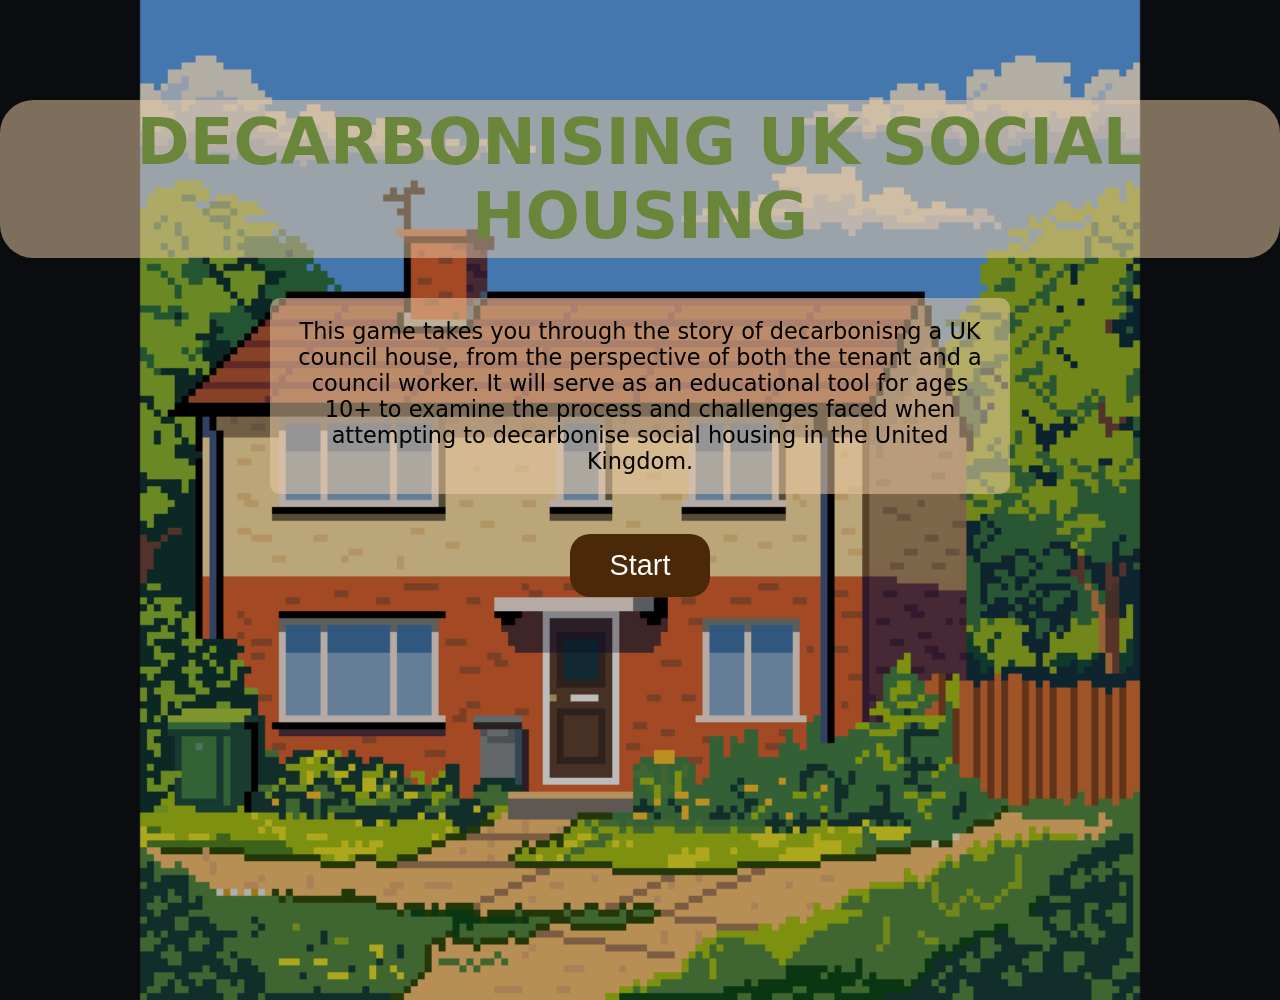
<file: index.html>
<!doctype html>
<html>

<head>
  <meta charset="utf-8" />
  <meta name="viewport" content="width=device-width,initial-scale=1" />
  <title>UK Social Housing Decarbonistion Story Game</title>
  <link rel="stylesheet" href="style.css" />
</head>

<body>
<!-- Start Screen -->
<div id="startScreen">

    <h1 id="gameName">DECARBONISING UK SOCIAL HOUSING</h1>

    <p class="gameDescription">
        This game takes you through the story of decarbonisng a UK council house, from the perspective of both the tenant and a council worker. 
        It will serve as an educational tool for ages 10+ to examine the process and challenges 
        faced when attempting to decarbonise social housing in the United Kingdom.
    </p>
    <div class="buttonContainer">
    <button class="startButton" onclick="StartGame()">Start</button>
    </div>

</div>


<!-- Game Scenes Screen -->
<div id="game" style="display:none;">

    <div id="scenery">
      <div id="councilBudget">Council Budget: £100000</div>
      <div id="houseBudget">Household Budget: £1000</div>
       <div id="clickable"></div>
    </div>
        <div id="ui">

        <div id="dialogueBox">
          <span id= "speaker"></span>
          <p id="dialogue"></p>
        </div>

        <button class="nextButton" onclick="ChangeDialogue()">Next</button>

        <div id="choices"></div>

    </div>

</div>
<div id="popupBG"class="popup">
  <div class="popupBox">
    <h3 id="popupTitle"></h3>
    <p id="popupContent"></p>
    <button onclick="ClosePopup()">Continue</button>
  </div>
</div>

<script src="app.js"></script>

</body>

</html>
</file>
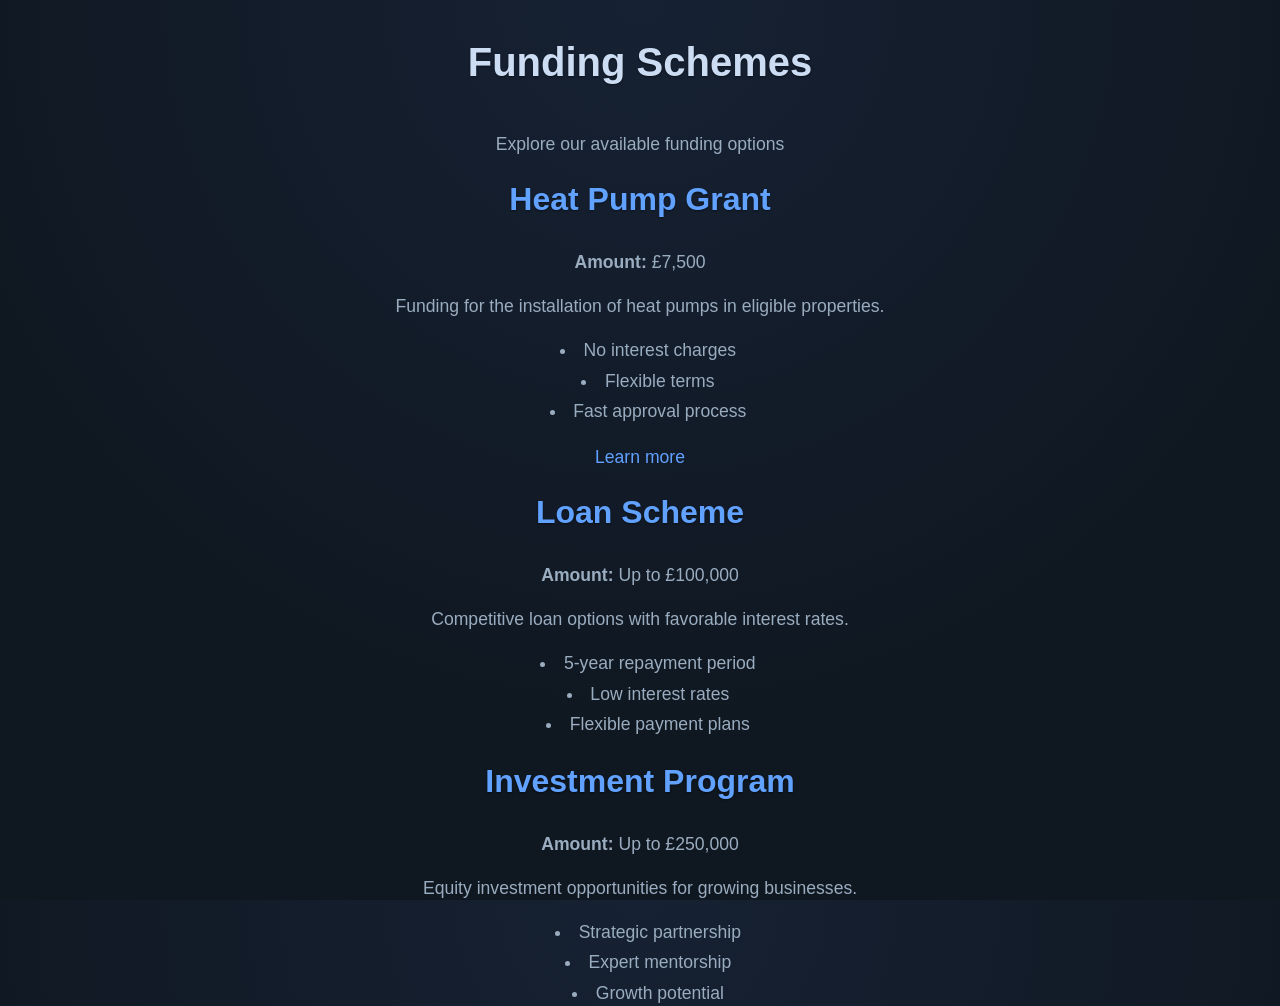
<file: funding_schemes.html>
<!DOCTYPE html>
<html lang="en">
<head>
    <meta charset="UTF-8">
    <meta name="viewport" content="width=device-width, initial-scale=1.0">
    <link rel="stylesheet" href="info_websites.css">
    <title>Funding Schemes</title>
    
</head>
<body>
    <header>
        <h1>Funding Schemes</h1>
        <p>Explore our available funding options</p>
    </header>

    <main>
        <section class="funding-schemes">
            <article class="scheme">
                <h2>Heat Pump Grant</h2>
                <p><strong>Amount:</strong> £7,500</p>
                <p>Funding for the installation of heat pumps in eligible properties.</p>
                <ul>
                    <li>No interest charges</li>
                    <li>Flexible terms</li>
                    <li>Fast approval process</li>
                </ul>
                <p><a href="https://www.find-government-grants.service.gov.uk/grants/boiler-upgrade-scheme-1" target="_blank">Learn more</a></p>
            </article>

            <article class="scheme">
                <h2>Loan Scheme</h2>
                <p><strong>Amount:</strong> Up to £100,000</p>
                <p>Competitive loan options with favorable interest rates.</p>
                <ul>
                    <li>5-year repayment period</li>
                    <li>Low interest rates</li>
                    <li>Flexible payment plans</li>
                </ul>
            </article>

            <article class="scheme">
                <h2>Investment Program</h2>
                <p><strong>Amount:</strong> Up to £250,000</p>
                <p>Equity investment opportunities for growing businesses.</p>
                <ul>
                    <li>Strategic partnership</li>
                    <li>Expert mentorship</li>
                    <li>Growth potential</li>
                </ul>
            </article>
        </section>
    </main>
</body>
</html>
</file>
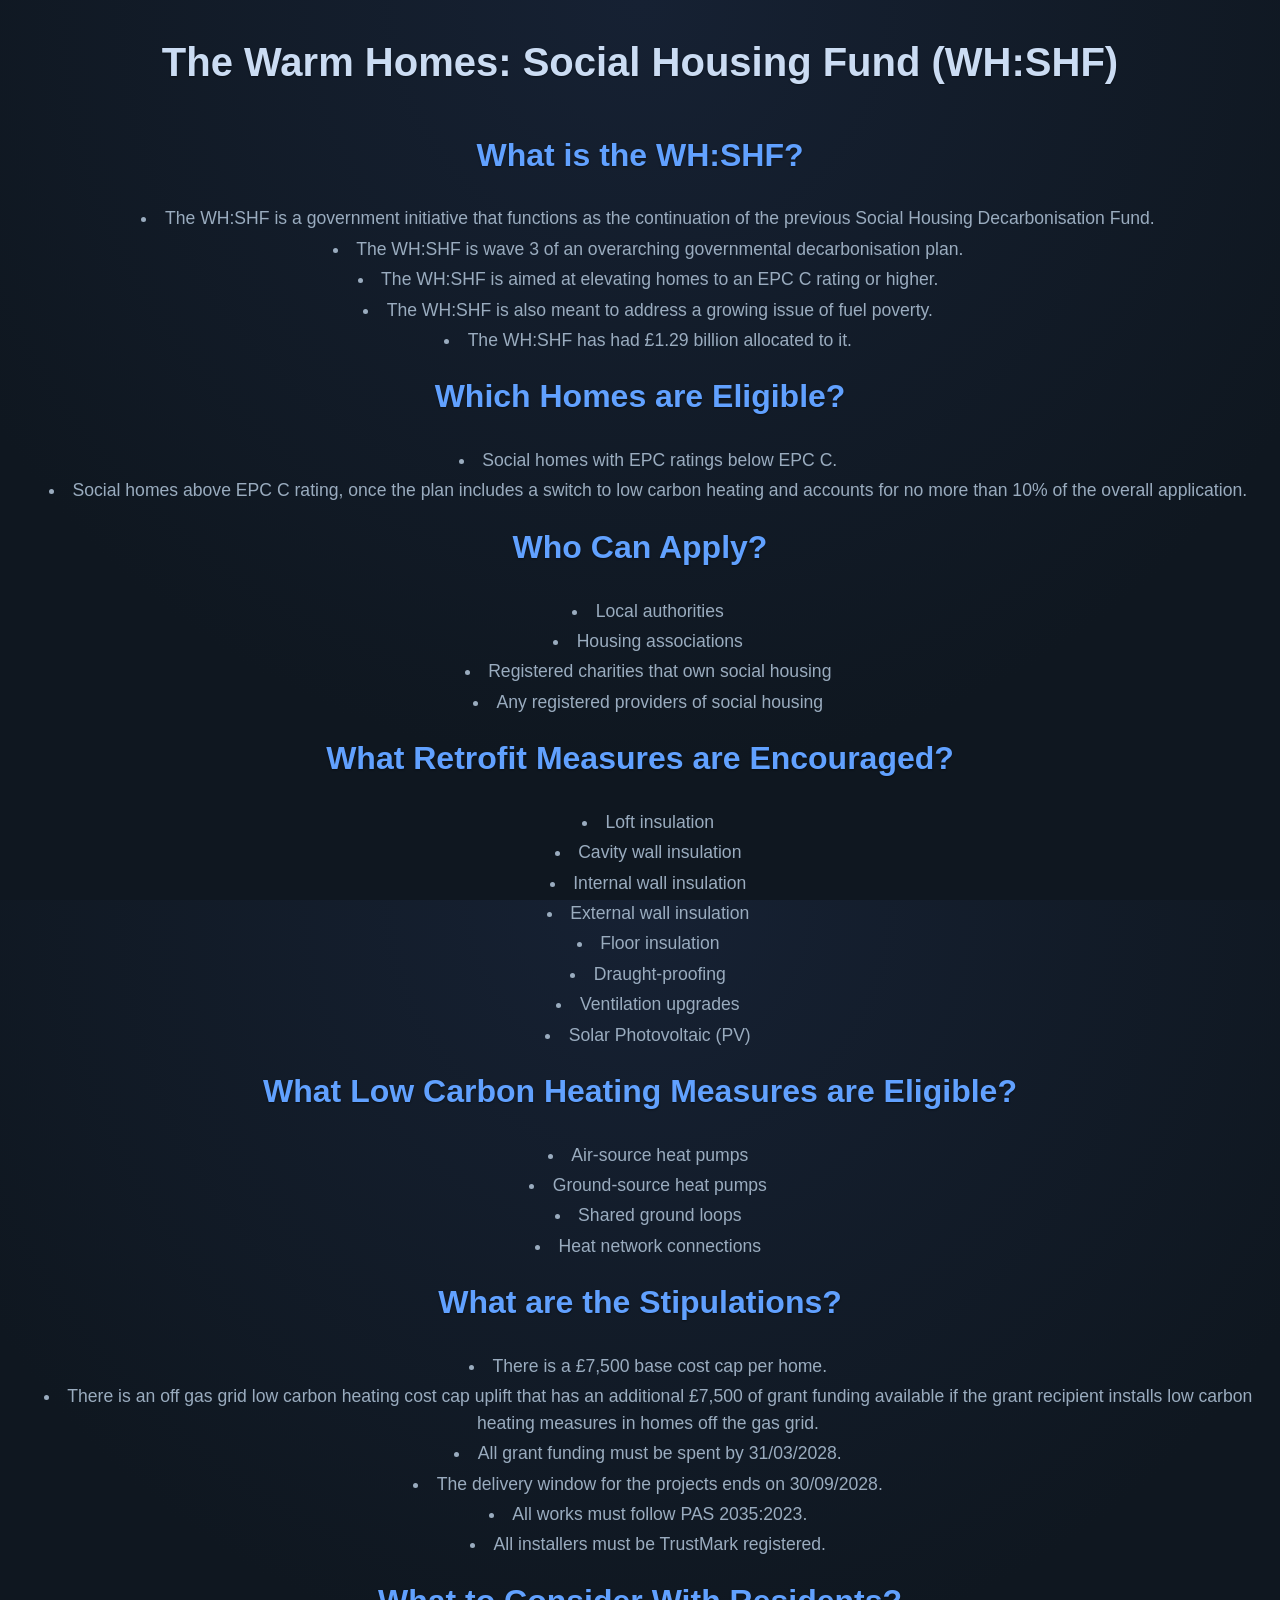
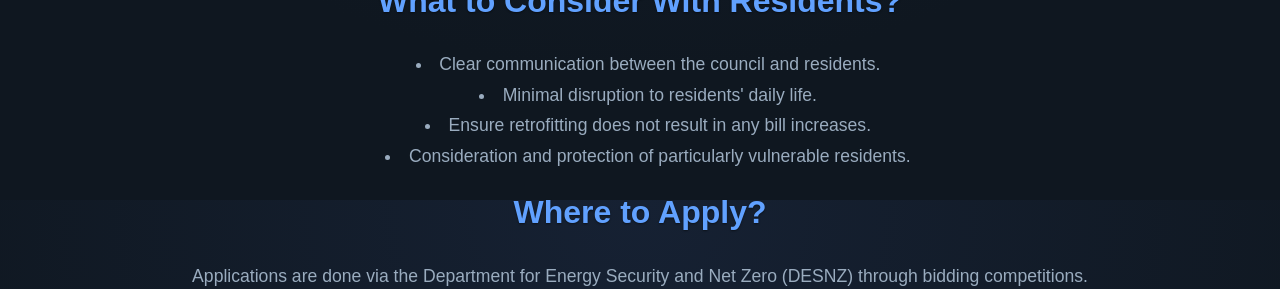
<file: gov_policy.html>
<!DOCTYPE html>
<html lang="en">

<head>
    <meta charset="UTF-8">
    <meta name="viewport" content="width=device-width, initial-scale=1.0">
    <link rel="stylesheet" href="info_websites.css" />
    <title>The Warm Homes: Social Housing Fund (WH:SHF)</title>
</head>

<body>

    <h1>The Warm Homes: Social Housing Fund (WH:SHF)</h1>

    <h2>What is the WH:SHF?</h2>
    <ul>
        <li>The WH:SHF is a government initiative that functions as the continuation of the previous Social Housing
            Decarbonisation Fund.</li>
        <li>The WH:SHF is wave 3 of an overarching governmental decarbonisation plan.</li>
        <li>The WH:SHF is aimed at elevating homes to an EPC C rating or higher.</li>
        <li>The WH:SHF is also meant to address a growing issue of fuel poverty.</li>
        <li>The WH:SHF has had £1.29 billion allocated to it.</li>
    </ul>

    <h2>Which Homes are Eligible?</h2>
    <ul>
        <li>Social homes with EPC ratings below EPC C.</li>
        <li>Social homes above EPC C rating, once the plan includes a switch to low carbon heating and accounts for no
            more than 10% of the overall application.</li>
    </ul>

    <h2>Who Can Apply?</h2>
    <ul>
        <li>Local authorities</li>
        <li>Housing associations</li>
        <li>Registered charities that own social housing</li>
        <li>Any registered providers of social housing</li>
    </ul>

    <h2>What Retrofit Measures are Encouraged?</h2>
    <ul>
        <li>Loft insulation</li>
        <li>Cavity wall insulation</li>
        <li>Internal wall insulation</li>
        <li>External wall insulation</li>
        <li>Floor insulation</li>
        <li>Draught-proofing</li>
        <li>Ventilation upgrades</li>
        <li>Solar Photovoltaic (PV)</li>
    </ul>

    <h2>What Low Carbon Heating Measures are Eligible?</h2>
    <ul>
        <li>Air-source heat pumps</li>
        <li>Ground-source heat pumps</li>
        <li>Shared ground loops</li>
        <li>Heat network connections</li>
    </ul>

    <h2>What are the Stipulations?</h2>
    <ul>
        <li>There is a £7,500 base cost cap per home.</li>
        <li>There is an off gas grid low carbon heating cost cap uplift that has an additional £7,500 of grant funding
            available if the grant recipient installs low carbon heating measures in homes off the gas grid.</li>
        <li>All grant funding must be spent by 31/03/2028.</li>
        <li>The delivery window for the projects ends on 30/09/2028.</li>
        <li>All works must follow PAS 2035:2023.</li>
        <li>All installers must be TrustMark registered.</li>
    </ul>

    <h2>What to Consider With Residents?</h2>
    <ul>
        <li>Clear communication between the council and residents.</li>
        <li>Minimal disruption to residents' daily life.</li>
        <li>Ensure retrofitting does not result in any bill increases.</li>
        <li>Consideration and protection of particularly vulnerable residents.</li>
    </ul>

    <h2>Where to Apply?</h2>
    <p>Applications are done via the Department for Energy Security and Net Zero (DESNZ) through bidding competitions. </p>

</body>

</html>
</file>
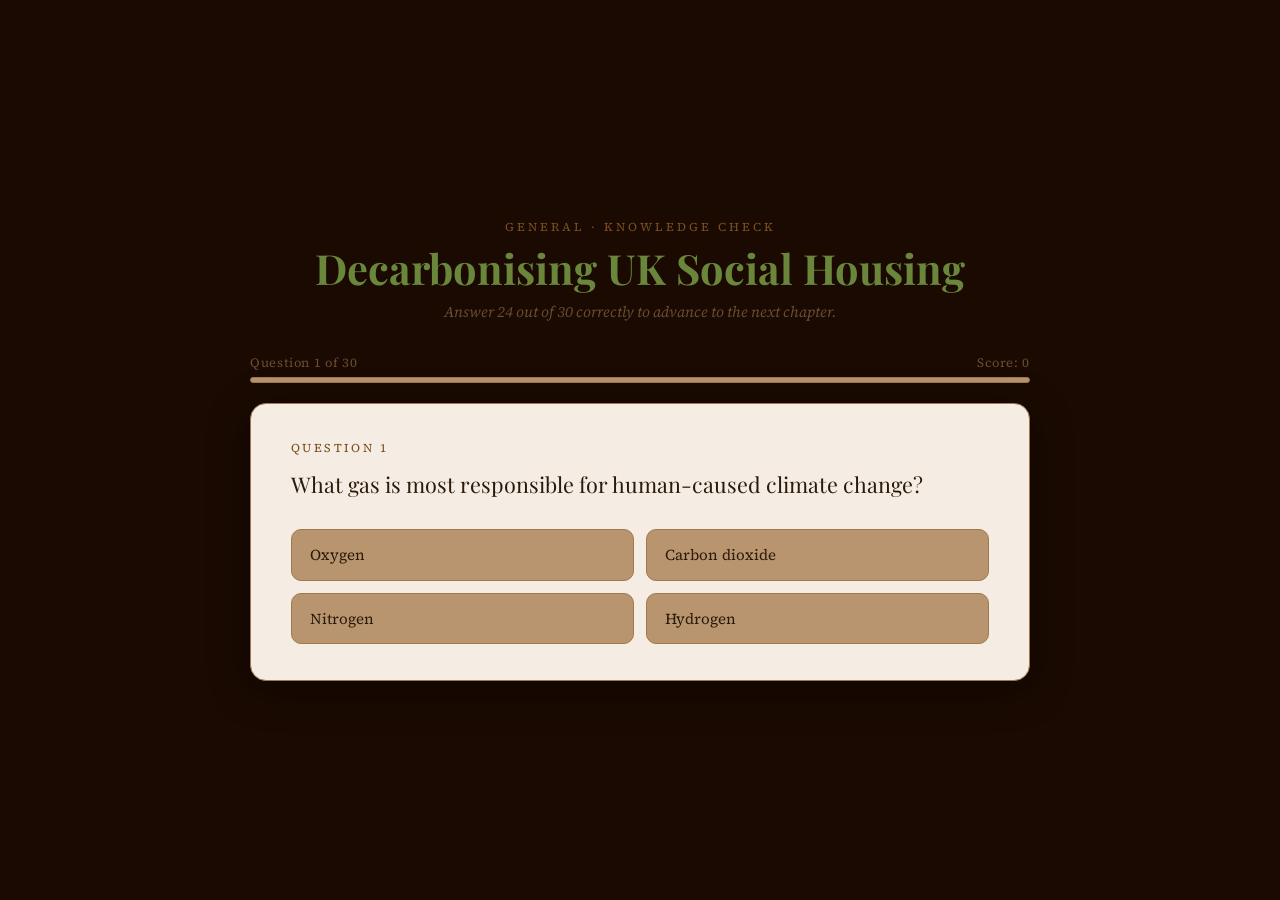
<file: quiz.html>
<!DOCTYPE html>
<html lang="en">
<head>
  <meta charset="UTF-8" />
  <meta name="viewport" content="width=device-width, initial-scale=1.0" />
  <title>Council Quiz – Decarbonising UK Social Housing</title>
  <link href="https://fonts.googleapis.com/css2?family=Playfair+Display:wght@700;900&family=Source+Serif+4:ital,wght@0,300;0,400;0,600;1,300&display=swap" rel="stylesheet">
  <style>
    :root {
      --bg:        #1a0a02;
      --surface:   #b8956e;
      --card:      #f5ede3;
      --border:    #a07850;
      --green:     #69863a;
      --green-dim: #2f3a1d;
      --brown:     #4b2807;
      --brown-lt:  #633a14;
      --grey:      #8a7060;
      --text:      #2a1a0a;
      --text-dim:  #6b4c30;
      --gold:      #7a4f1e;
      --pass:      #2e7d4f;
      --fail:      #c0392b;
    }

    * { box-sizing: border-box; margin: 0; padding: 0; }

    body {
      background: var(--bg);
      color: var(--text);
      font-family: 'Source Serif 4', serif;
      min-height: 100vh;
      display: flex;
      flex-direction: column;
      align-items: center;
      justify-content: center;
      padding: 20px;
      overflow-x: hidden;
    }

    .wrapper {
      width: 100%;
      max-width: 780px;
    }

    /* HEADER */
    .site-header {
      text-align: center;
      margin-bottom: 32px;
    }

    .site-header .eyebrow {
      font-size: 0.75rem;
      letter-spacing: 0.25em;
      text-transform: uppercase;
      color: var(--gold);
      margin-bottom: 8px;
    }

    .site-header h1 {
      font-family: 'Playfair Display', serif;
      font-size: clamp(1.6rem, 4vw, 2.6rem);
      color: var(--green);
      line-height: 1.2;
    }

    .site-header .subtitle {
      margin-top: 8px;
      font-size: 0.95rem;
      color: var(--text-dim);
      font-style: italic;
    }

    /* PROGRESS BAR */
    .progress-wrap {
      margin-bottom: 20px;
    }

    .progress-meta {
      display: flex;
      justify-content: space-between;
      font-size: 0.8rem;
      color: var(--text-dim);
      margin-bottom: 6px;
      letter-spacing: 0.05em;
    }

    .progress-track {
      height: 6px;
      background: var(--surface);
      border-radius: 99px;
      overflow: hidden;
      border: 1px solid var(--border);
    }

    .progress-fill {
      height: 100%;
      background: linear-gradient(90deg, var(--green-dim), var(--green));
      border-radius: 99px;
      transition: width 0.5s cubic-bezier(0.4,0,0.2,1);
    }

    /* QUESTION CARD */
    .question-card {
      background: var(--card);
      border: 1px solid var(--border);
      border-radius: 16px;
      padding: 36px 40px;
      box-shadow: 0 8px 40px #00000066, inset 0 1px 0 #ffffff08;
    }

    .q-number {
      font-size: 0.75rem;
      letter-spacing: 0.2em;
      text-transform: uppercase;
      color: var(--gold);
      margin-bottom: 12px;
    }

    .q-text {
      font-family: 'Playfair Display', serif;
      font-size: clamp(1.1rem, 2.5vw, 1.35rem);
      line-height: 1.55;
      margin-bottom: 28px;
      color: var(--text);
    }

    /* ANSWER OPTIONS */
    .options-grid {
      display: grid;
      grid-template-columns: 1fr 1fr;
      gap: 12px;
    }

    @media (max-width: 520px) {
      .options-grid { grid-template-columns: 1fr; }
      .question-card { padding: 24px 20px; }
    }

    .option-btn {
      background: var(--surface);
      border: 1px solid var(--border);
      color: var(--text);
      font-family: 'Source Serif 4', serif;
      font-size: 0.95rem;
      padding: 14px 18px;
      border-radius: 10px;
      cursor: pointer;
      text-align: left;
      line-height: 1.4;
    }

    .option-btn:hover:not(:disabled) {
      background: var(--green-dim);
      border-color: var(--green);
    }

    .option-btn.correct {
      border-color: var(--pass);
      background: #1a3328;
      color: #a8f0c8;
    }

    .option-btn.wrong {
      border-color: var(--fail);
      background: #2d1010;
      color: #f0a8a8;
    }

    .option-btn:disabled { cursor: default; }

    /* FEEDBACK */
    .feedback {
      margin-top: 20px;
      padding: 14px 18px;
      border-radius: 10px;
      font-size: 0.9rem;
      line-height: 1.5;
      display: none;
    }

    .feedback.show { display: block; }
    .feedback.correct { background: #1a3328; border-left: 3px solid var(--pass); color: #a8f0c8; }
    .feedback.wrong   { background: #2d1010; border-left: 3px solid var(--fail); color: #f0a8a8; }

    /* NEXT BUTTON */
    .next-btn {
      display: none;
      margin-top: 24px;
      padding: 13px 36px;
      font-family: 'Source Serif 4', serif;
      font-size: 1rem;
      letter-spacing: 0.05em;
      border: none;
      border-radius: 10px;
      background: var(--green);
      color: white;
      cursor: pointer;
      float: right;
      transition: background 0.2s, transform 0.15s;
    }

    .next-btn:hover { background: var(--green-dim); transform: translateY(-1px); }
    .clearfix::after { content: ''; display: table; clear: both; }

    /* SCORE SCREEN */
    #scoreScreen {
      display: none;
      text-align: center;
    }

    .score-card {
      background: var(--card);
      border: 1px solid var(--border);
      border-radius: 16px;
      padding: 50px 40px;
      box-shadow: 0 8px 40px #00000066;
    }

    .score-badge {
      width: 110px;
      height: 110px;
      border-radius: 50%;
      display: flex;
      align-items: center;
      justify-content: center;
      margin: 0 auto 24px;
      font-family: 'Playfair Display', serif;
      font-size: 2.2rem;
      font-weight: 900;
      border: 3px solid;
    }

    .score-badge.pass { background: #1a3328; border-color: var(--pass); color: var(--pass); }
    .score-badge.fail { background: #2d1010; border-color: var(--fail); color: var(--fail); }

    .score-title {
      font-family: 'Playfair Display', serif;
      font-size: clamp(1.4rem, 3vw, 2rem);
      margin-bottom: 12px;
    }

    .score-title.pass { color: var(--pass); }
    .score-title.fail { color: var(--fail); }

    .score-msg {
      color: var(--text-dim);
      font-size: 1rem;
      line-height: 1.65;
      max-width: 480px;
      margin: 0 auto 32px;
      font-style: italic;
    }

    .score-actions {
      display: flex;
      gap: 14px;
      justify-content: center;
      flex-wrap: wrap;
    }

    .btn-primary {
      padding: 13px 32px;
      font-family: 'Source Serif 4', serif;
      font-size: 1rem;
      border: none;
      border-radius: 10px;
      background: var(--green);
      color: white;
      cursor: pointer;
      transition: background 0.2s, transform 0.15s;
    }

    .btn-primary:hover { background: var(--green-dim); transform: translateY(-1px); }

    .btn-secondary {
      padding: 13px 32px;
      font-family: 'Source Serif 4', serif;
      font-size: 1rem;
      border: 1px solid var(--border);
      border-radius: 10px;
      background: transparent;
      color: var(--text-dim);
      cursor: pointer;
      transition: border-color 0.2s, color 0.2s;
    }

    .btn-secondary:hover { border-color: var(--grey); color: var(--text); }

    /* KEYFRAMES */
    @keyframes fadeDown {
      from { opacity: 0; transform: translateY(-16px); }
      to   { opacity: 1; transform: translateY(0); }
    }

    @keyframes slideUp {
      from { opacity: 0; transform: translateY(24px); }
      to   { opacity: 1; transform: translateY(0); }
    }

    @keyframes fadeIn {
      from { opacity: 0; }
      to   { opacity: 1; }
    }
  </style>
</head>
<body>

<div class="wrapper">

  <header class="site-header">
    <p class="eyebrow">GENERAL · Knowledge Check</p>
    <h1>Decarbonising UK Social Housing</h1>
    <p class="subtitle">Answer 24 out of 30 correctly to advance to the next chapter.</p>
  </header>

  <!-- QUIZ SECTION -->
  <div id="quizSection">
    <div class="progress-wrap">
      <div class="progress-meta">
        <span id="progressLabel">Question 1 of 30</span>
        <span id="scoreLabel">Score: 0</span>
      </div>
      <div class="progress-track">
        <div class="progress-fill" id="progressFill" style="width:10%"></div>
      </div>
    </div>

    <div class="question-card" id="questionCard">
      <p class="q-number" id="qNumber">Question 1</p>
      <p class="q-text"  id="qText"></p>
      <div class="options-grid" id="optionsGrid"></div>
      <div class="feedback" id="feedback"></div>
      <div class="clearfix">
        <button class="next-btn" id="nextBtn" onclick="nextQuestion()">Next →</button>
      </div>
    </div>
  </div>

  <!-- SCORE SCREEN -->
  <div id="scoreScreen">
    <div class="score-card">
      <div class="score-badge" id="scoreBadge"></div>
      <h2 class="score-title" id="scoreTitle"></h2>
      <p class="score-msg" id="scoreMsg"></p>
      <div class="score-actions" id="scoreActions"></div>
    </div>
  </div>

</div>

<script>
  const questions = [
    { q: "What gas is most responsible for human-caused climate change?", options: ["Oxygen", "Carbon dioxide", "Nitrogen", "Hydrogen"], answer: 1, explanation: "Carbon dioxide (CO₂) is the primary greenhouse gas emitted by human activities, mainly from burning fossil fuels." },
    { q: "What does 'net zero' mean?", options: ["No energy use at all", "Balancing emissions produced with emissions removed", "Only using solar power", "Banning all cars"], answer: 1, explanation: "Net zero means any greenhouse gases released are balanced by an equivalent amount being removed from the atmosphere." },
    { q: "Which of these is a renewable energy source?", options: ["Coal", "Natural gas", "Wind", "Oil"], answer: 2, explanation: "Wind is a renewable energy source because it is naturally replenished and produces no direct carbon emissions." },
    { q: "What does EPC stand for in the context of UK housing?", options: ["Energy Performance Certificate", "Electrical Panel Check", "Environmental Protection Code", "Energy Price Cap"], answer: 0, explanation: "An Energy Performance Certificate rates a building's energy efficiency from A (most efficient) to G (least efficient)." },
    { q: "Approximately what percentage of UK homes are social housing?", options: ["5%", "17%", "35%", "50%"], answer: 1, explanation: "Around 17% of homes in the UK are social housing, owned by councils or housing associations." },
    { q: "What is the main purpose of loft insulation?", options: ["To reduce noise", "To keep heat inside the home", "To prevent damp", "To improve Wi-Fi signal"], answer: 1, explanation: "Loft insulation reduces heat escaping through the roof, which can account for up to 25% of a home's heat loss." },
    { q: "Which fuel do most UK homes currently use for heating?", options: ["Electricity", "Oil", "Natural gas", "Coal"], answer: 2, explanation: "Around 85% of UK homes use natural gas for central heating, making it the dominant domestic heating fuel." },
    { q: "What does a heat pump do?", options: ["Burns gas to produce heat", "Moves heat from outside air into the home", "Cools the home like an air conditioner", "Generates electricity from heat"], answer: 1, explanation: "A heat pump extracts heat from the outdoor air (or ground) and transfers it inside — it doesn't burn fuel to create heat." },
    { q: "What does CO₂ stand for?", options: ["Carbon monoxide", "Carbon dioxide", "Calcium oxide", "Copper oxide"], answer: 1, explanation: "CO₂ is the chemical formula for carbon dioxide, a key greenhouse gas produced when fossil fuels are burned." },
    { q: "Which organisation is responsible for regulating social housing landlords in England?", options: ["The Housing Ombudsman", "The Regulator of Social Housing", "The Environment Agency", "Ofgem"], answer: 1, explanation: "The Regulator of Social Housing oversees the standards and conduct of social housing providers in England." },
    { q: "What is cavity wall insulation?", options: ["Insulation fitted inside roof spaces", "Material injected into the gap between a home's inner and outer walls", "Foam applied to window frames", "Underground heating pipes"], answer: 1, explanation: "Many UK homes have a gap (cavity) between their inner and outer brick walls. Filling this gap with insulating material reduces heat loss." },
    { q: "What year has the UK government set as its target for net zero emissions?", options: ["2030", "2040", "2050", "2070"], answer: 2, explanation: "The UK's Climate Change Act was amended in 2019 to set a legally binding target of net zero greenhouse gas emissions by 2050." },
    { q: "What does 'retrofit' mean in housing?", options: ["Building a brand new house", "Adding energy improvements to an existing home", "Repainting the exterior", "Knocking down and rebuilding"], answer: 1, explanation: "Retrofitting means upgrading an existing building with new or improved features — such as insulation, heating, or glazing — to make it more energy efficient." },
    { q: "Double glazing helps homes by...", options: ["Increasing natural light", "Reducing heat loss through windows", "Improving mobile phone signal", "Blocking UV rays only"], answer: 1, explanation: "Double glazing has two panes of glass with a gap between them, significantly reducing the amount of heat that escapes through windows." },
    { q: "What is the name of the UK fund that helps social landlords improve the energy efficiency of their homes?", options: ["Help to Buy", "Right to Buy", "Social Housing Decarbonisation Fund", "Green New Deal"], answer: 2, explanation: "The Social Housing Decarbonisation Fund (SHDF) provides government funding to help social landlords upgrade the energy performance of their properties." },
    { q: "Which of the following produces zero carbon emissions when generating electricity?", options: ["Gas power station", "Coal power station", "Solar panels", "Diesel generator"], answer: 2, explanation: "Solar panels generate electricity directly from sunlight with no carbon emissions during operation." },
    { q: "What is fuel poverty?", options: ["Running out of petrol", "When a household cannot afford to heat their home adequately", "A tax on fossil fuels", "Overpaying for energy bills"], answer: 1, explanation: "Fuel poverty describes households that cannot afford to keep their home at a comfortable temperature, often due to low income and poor energy efficiency." },
    { q: "What does the term 'carbon footprint' mean?", options: ["A measurement of how fast you walk", "The total greenhouse gas emissions caused by an individual or organisation", "The size of a factory", "How much coal a country uses"], answer: 1, explanation: "A carbon footprint is the total amount of greenhouse gases — expressed as CO₂ equivalent — produced by a person, organisation, event, or product." },
    { q: "Which gas makes up the largest proportion of Earth's atmosphere?", options: ["Oxygen", "Carbon dioxide", "Nitrogen", "Argon"], answer: 2, explanation: "Nitrogen makes up approximately 78% of Earth's atmosphere, with oxygen at around 21%." },
    { q: "What is the purpose of a smart meter in a home?", options: ["To control the television remotely", "To measure and display real-time energy usage", "To boost broadband speed", "To detect gas leaks"], answer: 1, explanation: "Smart meters record energy usage in real time and send readings automatically to energy suppliers, helping households track and manage their energy consumption." },
    { q: "Which of these is an example of energy efficiency?", options: ["Leaving lights on all day", "Using LED bulbs instead of old incandescent ones", "Turning the heating up to maximum", "Opening windows in winter"], answer: 1, explanation: "LED bulbs use up to 90% less energy than old incandescent bulbs while producing the same amount of light." },
    { q: "What does 'social housing' mean?", options: ["Housing owned by celebrities", "Rented homes provided by councils or housing associations at below-market rents", "Private rented accommodation", "Holiday homes"], answer: 1, explanation: "Social housing refers to rented accommodation provided by local councils or housing associations, typically at lower rents than the private market." },
    { q: "What is the greenhouse effect?", options: ["Growing plants in a greenhouse", "The way certain gases trap heat in Earth's atmosphere", "A type of solar panel", "Air conditioning in large buildings"], answer: 1, explanation: "The greenhouse effect occurs when gases like CO₂ and methane trap heat from the sun in Earth's atmosphere, warming the planet." },
    { q: "Which of the following best reduces draughts in an older home?", options: ["Painting the walls", "Draught-proofing around doors and windows", "Installing a new kitchen", "Adding a second staircase"], answer: 1, explanation: "Draught-proofing seals gaps around doors, windows, and floors to stop cold air entering and warm air escaping — one of the cheapest energy saving measures." },
    { q: "What does 'decarbonise' mean?", options: ["Remove carbon fibre from cars", "Reduce or eliminate carbon dioxide emissions from an activity or sector", "Add carbon to soil", "Clean carbon deposits from an engine"], answer: 1, explanation: "Decarbonisation means reducing or eliminating the carbon dioxide emissions produced by a process, sector, or economy." },
    { q: "What is a boiler upgrade scheme?", options: ["A programme to make boilers louder", "A government scheme offering grants to replace gas boilers with low-carbon heating", "A training course for plumbers", "A warranty extension programme"], answer: 1, explanation: "The UK's Boiler Upgrade Scheme offers homeowners grants to replace fossil fuel boilers with low-carbon alternatives like heat pumps." },
    { q: "Which of these is NOT a greenhouse gas?", options: ["Methane", "Nitrous oxide", "Carbon dioxide", "Nitrogen"], answer: 3, explanation: "Nitrogen (N₂) makes up 78% of the atmosphere but is not a greenhouse gas. Methane, nitrous oxide, and CO₂ all trap heat." },
    { q: "What is the main benefit of improving a home's EPC rating?", options: ["Higher property taxes", "Lower energy bills and reduced carbon emissions", "Larger council tax band", "Faster broadband"], answer: 1, explanation: "A higher EPC rating means the home is more energy efficient — this typically leads to lower energy bills for occupants and fewer carbon emissions." },
    { q: "Which UK government department is primarily responsible for housing policy?", options: ["The Home Office", "The Department for Energy Security and Net Zero", "The Ministry of Housing, Communities and Local Government", "HM Treasury"], answer: 2, explanation: "The Ministry of Housing, Communities and Local Government (MHCLG) is the main government department responsible for housing policy in England." },
    { q: "What is the Decent Homes Standard?", options: ["A rating system for new build homes only", "A minimum quality standard that social housing must meet", "A voluntary code for private landlords", "A certificate awarded to green buildings"], answer: 1, explanation: "The Decent Homes Standard sets out the minimum condition requirements for social housing, covering safety, repair, modern facilities, and thermal comfort." }
  ];

  let current = 0;
  let score = 0;
  let answered = false;
  const PASS_SCORE = 24;

  function loadQuestion() {
    answered = false;
    const q = questions[current];
    document.getElementById("qNumber").textContent = `Question ${current + 1}`;
    document.getElementById("qText").textContent = q.q;
    document.getElementById("progressLabel").textContent = `Question ${current + 1} of ${questions.length}`;
    document.getElementById("scoreLabel").textContent = `Score: ${score}`;
    document.getElementById("progressFill").style.width = `${((current) / questions.length) * 100}%`;

    const grid = document.getElementById("optionsGrid");
    grid.innerHTML = "";
    q.options.forEach((opt, i) => {
      const btn = document.createElement("button");
      btn.className = "option-btn";
      btn.textContent = opt;
      btn.onclick = () => selectAnswer(i);
      grid.appendChild(btn);
    });

    const fb = document.getElementById("feedback");
    fb.className = "feedback";
    fb.textContent = "";

    document.getElementById("nextBtn").style.display = "none";
  }

  function selectAnswer(index) {
    if (answered) return;
    answered = true;

    const q = questions[current];
    const btns = document.querySelectorAll(".option-btn");
    btns.forEach(b => b.disabled = true);

    const fb = document.getElementById("feedback");

    if (index === q.answer) {
      score++;
      btns[index].classList.add("correct");
      fb.className = "feedback correct show";
      fb.innerHTML = `✓ Correct! ${q.explanation}`;
    } else {
      btns[index].classList.add("wrong");
      btns[q.answer].classList.add("correct");
      fb.className = "feedback wrong show";
      fb.innerHTML = `✗ Not quite. ${q.explanation}`;
    }

    document.getElementById("scoreLabel").textContent = `Score: ${score}`;
    document.getElementById("nextBtn").style.display = "block";
  }

  function nextQuestion() {
    current++;
    if (current < questions.length) {
      loadQuestion();
    } else {
      showScore();
    }
  }

  function showScore() {
    document.getElementById("quizSection").style.display = "none";
    const ss = document.getElementById("scoreScreen");
    ss.style.display = "block";

    const passed = score >= PASS_SCORE;
    const badge  = document.getElementById("scoreBadge");
    const title  = document.getElementById("scoreTitle");
    const msg    = document.getElementById("scoreMsg");
    const acts   = document.getElementById("scoreActions");

    badge.textContent = `${score}/30`;
    badge.className   = `score-badge ${passed ? "pass" : "fail"}`;
    title.className   = `score-title ${passed ? "pass" : "fail"}`;

    if (passed) {
      title.textContent = "Chapter Complete!";
      msg.textContent = `Great work — you scored ${score} out of 30. You have shown a solid understanding of decarbonising UK social housing. Proceed to the next chapter.`;
      acts.innerHTML = `
        <button class="btn-primary" onclick="alert('Next chapter coming soon!')">Continue to Next Chapter →</button>
        <button class="btn-secondary" onclick="retakeQuiz()">Retake Quiz</button>`;
    } else {
      title.textContent = "Not Quite There Yet";
      msg.textContent = `You scored ${score} out of 30. A score of 24 or more is required to advance. Review the material and try again!`;
      acts.innerHTML = `<button class="btn-primary" onclick="retakeQuiz()">Retake Quiz ↺</button>`;
    }
  }

  function retakeQuiz() {
    current = 0;
    score   = 0;
    document.getElementById("scoreScreen").style.display = "none";
    document.getElementById("quizSection").style.display = "block";
    loadQuestion();
  }

  // Init
  loadQuestion();
</script>
</body>
</html>
</file>
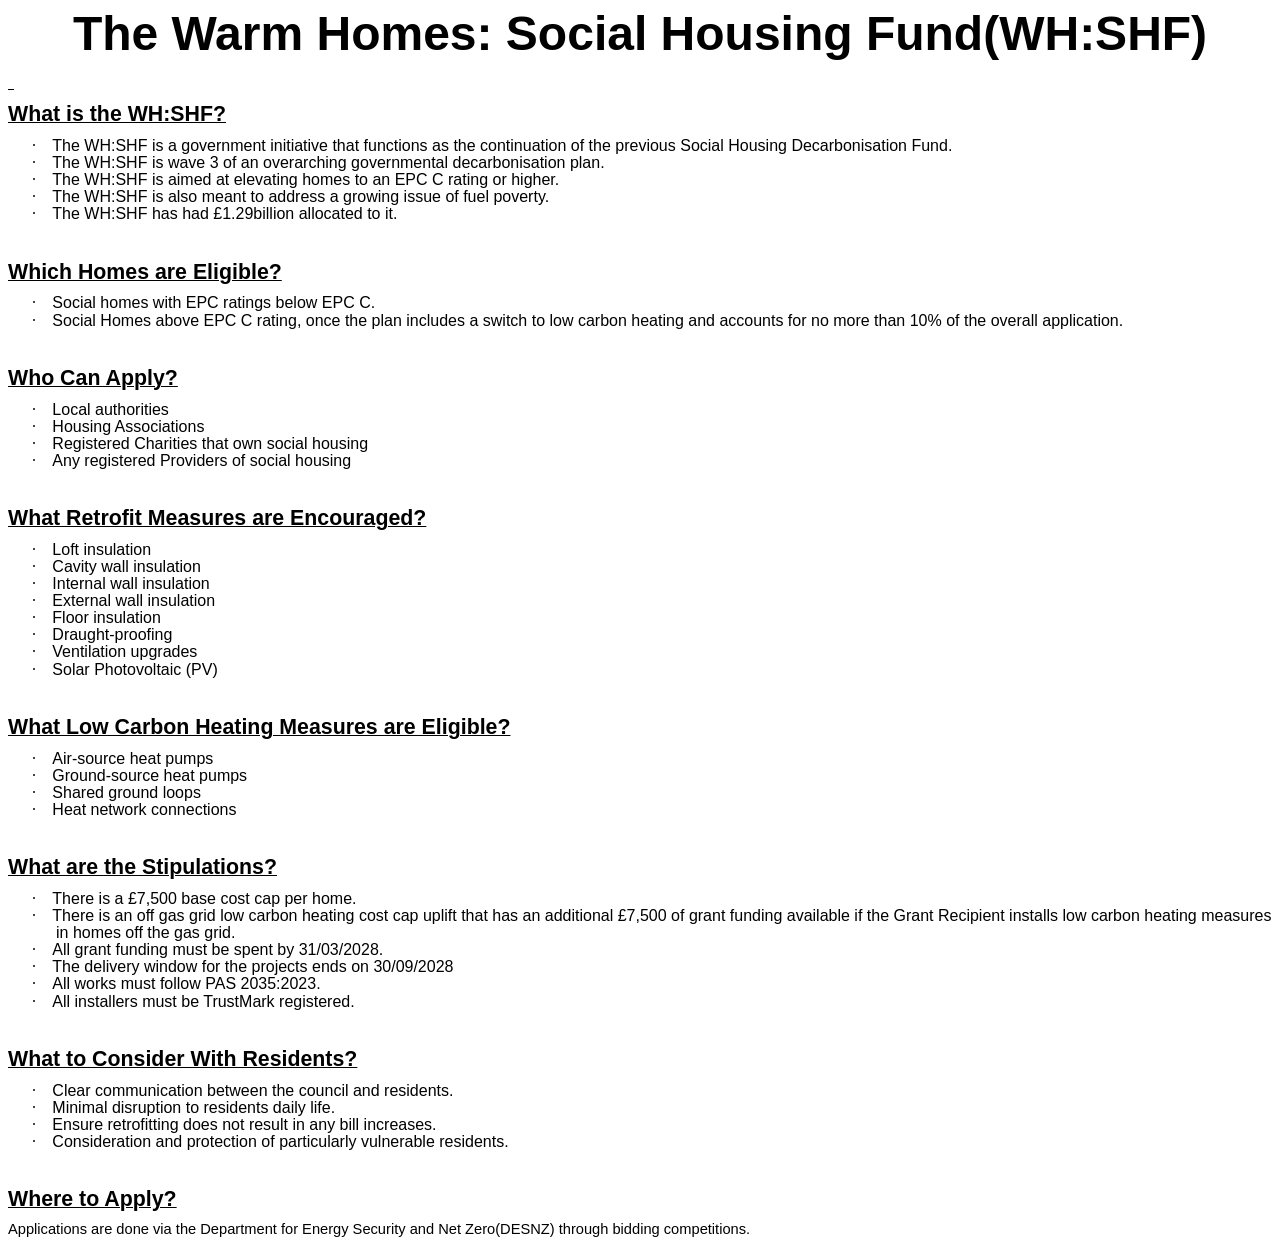
<file: web/government policy temp.html>
<html>

<head>
<meta http-equiv=Content-Type content="text/html; charset=windows-1252">
<meta name=Generator content="Microsoft Word 15 (filtered)">
<style>
<!--
 /* Font Definitions */
 @font-face
	{font-family:Wingdings;
	panose-1:5 0 0 0 0 0 0 0 0 0;}
@font-face
	{font-family:"Cambria Math";
	panose-1:2 4 5 3 5 4 6 3 2 4;}
@font-face
	{font-family:Aptos;}
 /* Style Definitions */
 p.MsoNormal, li.MsoNormal, div.MsoNormal
	{margin-top:0cm;
	margin-right:0cm;
	margin-bottom:8.0pt;
	margin-left:0cm;
	line-height:107%;
	font-size:11.0pt;
	font-family:"Aptos",sans-serif;}
p.MsoListParagraph, li.MsoListParagraph, div.MsoListParagraph
	{margin-top:0cm;
	margin-right:0cm;
	margin-bottom:8.0pt;
	margin-left:36.0pt;
	line-height:107%;
	font-size:11.0pt;
	font-family:"Aptos",sans-serif;}
p.MsoListParagraphCxSpFirst, li.MsoListParagraphCxSpFirst, div.MsoListParagraphCxSpFirst
	{margin-top:0cm;
	margin-right:0cm;
	margin-bottom:0cm;
	margin-left:36.0pt;
	line-height:107%;
	font-size:11.0pt;
	font-family:"Aptos",sans-serif;}
p.MsoListParagraphCxSpMiddle, li.MsoListParagraphCxSpMiddle, div.MsoListParagraphCxSpMiddle
	{margin-top:0cm;
	margin-right:0cm;
	margin-bottom:0cm;
	margin-left:36.0pt;
	line-height:107%;
	font-size:11.0pt;
	font-family:"Aptos",sans-serif;}
p.MsoListParagraphCxSpLast, li.MsoListParagraphCxSpLast, div.MsoListParagraphCxSpLast
	{margin-top:0cm;
	margin-right:0cm;
	margin-bottom:8.0pt;
	margin-left:36.0pt;
	line-height:107%;
	font-size:11.0pt;
	font-family:"Aptos",sans-serif;}
.MsoChpDefault
	{font-size:11.0pt;}
.MsoPapDefault
	{margin-bottom:8.0pt;
	line-height:107%;}
@page WordSection1
	{size:595.3pt 841.9pt;
	margin:72.0pt 72.0pt 72.0pt 72.0pt;}
div.WordSection1
	{page:WordSection1;}
 /* List Definitions */
 ol
	{margin-bottom:0cm;}
ul
	{margin-bottom:0cm;}
-->
</style>

</head>

<body lang=EN-GB link="#467886" vlink="#96607D" style='word-wrap:break-word'>

<div class=WordSection1>

<p class=MsoNormal align=center style='text-align:center'><b><span
style='font-size:36.0pt;line-height:107%'>The Warm Homes: Social Housing Fund(WH:SHF)</span></b></p>

<p class=MsoNormal><b><u><span style='font-size:16.0pt;line-height:107%'><span
 style='text-decoration:none'>&nbsp;</span></span></u></b></p>

<p class=MsoNormal><b><u><span style='font-size:16.0pt;line-height:107%'>What
is the WH:SHF?</span></u></b></p>

<p class=MsoListParagraphCxSpFirst style='text-indent:-18.0pt'><span
style='font-size:12.0pt;line-height:107%;font-family:Symbol'>�<span
style='font:7.0pt "Times New Roman"'>&nbsp;&nbsp;&nbsp;&nbsp;&nbsp;&nbsp; </span></span><span
style='font-size:12.0pt;line-height:107%'>The WH:SHF is a government initiative
that functions as the continuation of the previous Social Housing
Decarbonisation Fund. </span></p>

<p class=MsoListParagraphCxSpMiddle style='text-indent:-18.0pt'><span
style='font-size:12.0pt;line-height:107%;font-family:Symbol'>�<span
style='font:7.0pt "Times New Roman"'>&nbsp;&nbsp;&nbsp;&nbsp;&nbsp;&nbsp; </span></span><span
style='font-size:12.0pt;line-height:107%'>The WH:SHF is wave 3 of an overarching
governmental decarbonisation plan. </span></p>

<p class=MsoListParagraphCxSpMiddle style='text-indent:-18.0pt'><span
style='font-size:12.0pt;line-height:107%;font-family:Symbol'>�<span
style='font:7.0pt "Times New Roman"'>&nbsp;&nbsp;&nbsp;&nbsp;&nbsp;&nbsp; </span></span><span
style='font-size:12.0pt;line-height:107%'>The WH:SHF is aimed at elevating homes
to an EPC C rating or higher. </span></p>

<p class=MsoListParagraphCxSpMiddle style='text-indent:-18.0pt'><span
style='font-size:12.0pt;line-height:107%;font-family:Symbol'>�<span
style='font:7.0pt "Times New Roman"'>&nbsp;&nbsp;&nbsp;&nbsp;&nbsp;&nbsp; </span></span><span
style='font-size:12.0pt;line-height:107%'>The WH:SHF is also meant to address a
growing issue of fuel poverty. </span></p>

<p class=MsoListParagraphCxSpLast style='text-indent:-18.0pt'><span
style='font-size:12.0pt;line-height:107%;font-family:Symbol'>�<span
style='font:7.0pt "Times New Roman"'>&nbsp;&nbsp;&nbsp;&nbsp;&nbsp;&nbsp; </span></span><span
style='font-size:12.0pt;line-height:107%'>The WH:SHF has had �1.29billion
allocated to it.</span></p>

<p class=MsoNormal><span style='font-size:12.0pt;line-height:107%'>&nbsp;</span></p>

<p class=MsoNormal><b><u><span style='font-size:16.0pt;line-height:107%'>Which Homes
are Eligible? </span></u></b></p>

<p class=MsoListParagraphCxSpFirst style='text-indent:-18.0pt'><span
style='font-size:12.0pt;line-height:107%;font-family:Symbol'>�<span
style='font:7.0pt "Times New Roman"'>&nbsp;&nbsp;&nbsp;&nbsp;&nbsp;&nbsp; </span></span><span
style='font-size:12.0pt;line-height:107%'>Social homes with EPC ratings below
EPC C. </span></p>

<p class=MsoListParagraphCxSpLast style='text-indent:-18.0pt'><span
style='font-size:12.0pt;line-height:107%;font-family:Symbol'>�<span
style='font:7.0pt "Times New Roman"'>&nbsp;&nbsp;&nbsp;&nbsp;&nbsp;&nbsp; </span></span><span
style='font-size:12.0pt;line-height:107%'>Social Homes above EPC C rating, once
the plan includes a switch to low carbon heating and accounts for no more than
10% of the overall application. </span></p>

<p class=MsoNormal><span style='font-size:12.0pt;line-height:107%'>&nbsp;</span></p>

<p class=MsoNormal><b><u><span style='font-size:16.0pt;line-height:107%'>Who Can
Apply?</span></u></b></p>

<p class=MsoListParagraphCxSpFirst style='text-indent:-18.0pt'><span
style='font-size:12.0pt;line-height:107%;font-family:Symbol'>�<span
style='font:7.0pt "Times New Roman"'>&nbsp;&nbsp;&nbsp;&nbsp;&nbsp;&nbsp; </span></span><span
style='font-size:12.0pt;line-height:107%'>Local authorities</span></p>

<p class=MsoListParagraphCxSpMiddle style='text-indent:-18.0pt'><span
style='font-size:12.0pt;line-height:107%;font-family:Symbol'>�<span
style='font:7.0pt "Times New Roman"'>&nbsp;&nbsp;&nbsp;&nbsp;&nbsp;&nbsp; </span></span><span
style='font-size:12.0pt;line-height:107%'>Housing Associations</span></p>

<p class=MsoListParagraphCxSpMiddle style='text-indent:-18.0pt'><span
style='font-size:12.0pt;line-height:107%;font-family:Symbol'>�<span
style='font:7.0pt "Times New Roman"'>&nbsp;&nbsp;&nbsp;&nbsp;&nbsp;&nbsp; </span></span><span
style='font-size:12.0pt;line-height:107%'>Registered Charities that own social
housing</span></p>

<p class=MsoListParagraphCxSpLast style='text-indent:-18.0pt'><span
style='font-size:12.0pt;line-height:107%;font-family:Symbol'>�<span
style='font:7.0pt "Times New Roman"'>&nbsp;&nbsp;&nbsp;&nbsp;&nbsp;&nbsp; </span></span><span
style='font-size:12.0pt;line-height:107%'>Any registered Providers of social
housing</span></p>

<p class=MsoNormal><span style='font-size:12.0pt;line-height:107%'>&nbsp;</span></p>

<p class=MsoNormal><b><u><span style='font-size:16.0pt;line-height:107%'>What
Retrofit Measures are Encouraged?</span></u></b></p>

<p class=MsoListParagraphCxSpFirst style='text-indent:-18.0pt'><span
style='font-size:12.0pt;line-height:107%;font-family:Symbol'>�<span
style='font:7.0pt "Times New Roman"'>&nbsp;&nbsp;&nbsp;&nbsp;&nbsp;&nbsp; </span></span><span
style='font-size:12.0pt;line-height:107%'>Loft insulation </span></p>

<p class=MsoListParagraphCxSpMiddle style='text-indent:-18.0pt'><span
style='font-size:12.0pt;line-height:107%;font-family:Symbol'>�<span
style='font:7.0pt "Times New Roman"'>&nbsp;&nbsp;&nbsp;&nbsp;&nbsp;&nbsp; </span></span><span
style='font-size:12.0pt;line-height:107%'>Cavity wall insulation</span></p>

<p class=MsoListParagraphCxSpMiddle style='text-indent:-18.0pt'><span
style='font-size:12.0pt;line-height:107%;font-family:Symbol'>�<span
style='font:7.0pt "Times New Roman"'>&nbsp;&nbsp;&nbsp;&nbsp;&nbsp;&nbsp; </span></span><span
style='font-size:12.0pt;line-height:107%'>Internal wall insulation </span></p>

<p class=MsoListParagraphCxSpMiddle style='text-indent:-18.0pt'><span
style='font-size:12.0pt;line-height:107%;font-family:Symbol'>�<span
style='font:7.0pt "Times New Roman"'>&nbsp;&nbsp;&nbsp;&nbsp;&nbsp;&nbsp; </span></span><span
style='font-size:12.0pt;line-height:107%'>External wall insulation </span></p>

<p class=MsoListParagraphCxSpMiddle style='text-indent:-18.0pt'><span
style='font-size:12.0pt;line-height:107%;font-family:Symbol'>�<span
style='font:7.0pt "Times New Roman"'>&nbsp;&nbsp;&nbsp;&nbsp;&nbsp;&nbsp; </span></span><span
style='font-size:12.0pt;line-height:107%'>Floor insulation </span></p>

<p class=MsoListParagraphCxSpMiddle style='text-indent:-18.0pt'><span
style='font-size:12.0pt;line-height:107%;font-family:Symbol'>�<span
style='font:7.0pt "Times New Roman"'>&nbsp;&nbsp;&nbsp;&nbsp;&nbsp;&nbsp; </span></span><span
style='font-size:12.0pt;line-height:107%'>Draught-proofing </span></p>

<p class=MsoListParagraphCxSpMiddle style='text-indent:-18.0pt'><span
style='font-size:12.0pt;line-height:107%;font-family:Symbol'>�<span
style='font:7.0pt "Times New Roman"'>&nbsp;&nbsp;&nbsp;&nbsp;&nbsp;&nbsp; </span></span><span
style='font-size:12.0pt;line-height:107%'>Ventilation upgrades </span></p>

<p class=MsoListParagraphCxSpLast style='text-indent:-18.0pt'><span
style='font-size:12.0pt;line-height:107%;font-family:Symbol'>�<span
style='font:7.0pt "Times New Roman"'>&nbsp;&nbsp;&nbsp;&nbsp;&nbsp;&nbsp; </span></span><span
style='font-size:12.0pt;line-height:107%'>Solar Photovoltaic (PV)</span></p>

<p class=MsoNormal><span style='font-size:12.0pt;line-height:107%'>&nbsp;</span></p>

<p class=MsoNormal><b><u><span style='font-size:16.0pt;line-height:107%'>What Low
Carbon Heating Measures are Eligible?</span></u></b></p>

<p class=MsoListParagraphCxSpFirst style='text-indent:-18.0pt'><span
style='font-size:12.0pt;line-height:107%;font-family:Symbol'>�<span
style='font:7.0pt "Times New Roman"'>&nbsp;&nbsp;&nbsp;&nbsp;&nbsp;&nbsp; </span></span><span
style='font-size:12.0pt;line-height:107%'>Air-source heat pumps</span></p>

<p class=MsoListParagraphCxSpMiddle style='text-indent:-18.0pt'><span
style='font-size:12.0pt;line-height:107%;font-family:Symbol'>�<span
style='font:7.0pt "Times New Roman"'>&nbsp;&nbsp;&nbsp;&nbsp;&nbsp;&nbsp; </span></span><span
style='font-size:12.0pt;line-height:107%'>Ground-source heat pumps</span></p>

<p class=MsoListParagraphCxSpMiddle style='text-indent:-18.0pt'><span
style='font-size:12.0pt;line-height:107%;font-family:Symbol'>�<span
style='font:7.0pt "Times New Roman"'>&nbsp;&nbsp;&nbsp;&nbsp;&nbsp;&nbsp; </span></span><span
style='font-size:12.0pt;line-height:107%'>Shared ground loops </span></p>

<p class=MsoListParagraphCxSpLast style='text-indent:-18.0pt'><span
style='font-size:12.0pt;line-height:107%;font-family:Symbol'>�<span
style='font:7.0pt "Times New Roman"'>&nbsp;&nbsp;&nbsp;&nbsp;&nbsp;&nbsp; </span></span><span
style='font-size:12.0pt;line-height:107%'>Heat network connections</span></p>

<p class=MsoNormal><span style='font-size:12.0pt;line-height:107%'>&nbsp;</span></p>

<p class=MsoNormal><b><u><span style='font-size:16.0pt;line-height:107%'>What are
the Stipulations? </span></u></b></p>

<p class=MsoListParagraphCxSpFirst style='text-indent:-18.0pt'><span
style='font-size:12.0pt;line-height:107%;font-family:Symbol'>�<span
style='font:7.0pt "Times New Roman"'>&nbsp;&nbsp;&nbsp;&nbsp;&nbsp;&nbsp; </span></span><span
style='font-size:12.0pt;line-height:107%'>There is a �7,500 base cost cap per
home. </span></p>

<p class=MsoListParagraphCxSpMiddle style='text-indent:-18.0pt'><span
style='font-size:12.0pt;line-height:107%;font-family:Symbol'>�<span
style='font:7.0pt "Times New Roman"'>&nbsp;&nbsp;&nbsp;&nbsp;&nbsp;&nbsp; </span></span><span
style='font-size:12.0pt;line-height:107%'>There is an off gas grid low carbon
heating cost cap uplift that has an additional �7,500 of grant funding
available if the Grant Recipient installs low carbon heating measures in homes
off the gas grid. </span></p>

<p class=MsoListParagraphCxSpMiddle style='text-indent:-18.0pt'><span
style='font-size:12.0pt;line-height:107%;font-family:Symbol'>�<span
style='font:7.0pt "Times New Roman"'>&nbsp;&nbsp;&nbsp;&nbsp;&nbsp;&nbsp; </span></span><span
style='font-size:12.0pt;line-height:107%'>All grant funding must be spent by
31/03/2028. </span></p>

<p class=MsoListParagraphCxSpMiddle style='text-indent:-18.0pt'><span
style='font-size:12.0pt;line-height:107%;font-family:Symbol'>�<span
style='font:7.0pt "Times New Roman"'>&nbsp;&nbsp;&nbsp;&nbsp;&nbsp;&nbsp; </span></span><span
style='font-size:12.0pt;line-height:107%'>The delivery window for the projects
ends on 30/09/2028</span></p>

<p class=MsoListParagraphCxSpMiddle style='text-indent:-18.0pt'><span
style='font-size:12.0pt;line-height:107%;font-family:Symbol'>�<span
style='font:7.0pt "Times New Roman"'>&nbsp;&nbsp;&nbsp;&nbsp;&nbsp;&nbsp; </span></span><span
style='font-size:12.0pt;line-height:107%'>All works must follow PAS 2035:2023.</span></p>

<p class=MsoListParagraphCxSpLast style='text-indent:-18.0pt'><span
style='font-size:12.0pt;line-height:107%;font-family:Symbol'>�<span
style='font:7.0pt "Times New Roman"'>&nbsp;&nbsp;&nbsp;&nbsp;&nbsp;&nbsp; </span></span><span
style='font-size:12.0pt;line-height:107%'>All installers must be TrustMark
registered. </span></p>

<p class=MsoNormal><span style='font-size:12.0pt;line-height:107%'>&nbsp;</span></p>

<p class=MsoNormal><b><u><span style='font-size:16.0pt;line-height:107%'>What
to Consider With Residents? </span></u></b></p>

<p class=MsoListParagraphCxSpFirst style='text-indent:-18.0pt'><span
style='font-size:12.0pt;line-height:107%;font-family:Symbol'>�<span
style='font:7.0pt "Times New Roman"'>&nbsp;&nbsp;&nbsp;&nbsp;&nbsp;&nbsp; </span></span><span
style='font-size:12.0pt;line-height:107%'>Clear communication between the
council and residents. </span></p>

<p class=MsoListParagraphCxSpMiddle style='text-indent:-18.0pt'><span
style='font-size:12.0pt;line-height:107%;font-family:Symbol'>�<span
style='font:7.0pt "Times New Roman"'>&nbsp;&nbsp;&nbsp;&nbsp;&nbsp;&nbsp; </span></span><span
style='font-size:12.0pt;line-height:107%'>Minimal disruption to residents daily
life. </span></p>

<p class=MsoListParagraphCxSpMiddle style='text-indent:-18.0pt'><span
style='font-size:12.0pt;line-height:107%;font-family:Symbol'>�<span
style='font:7.0pt "Times New Roman"'>&nbsp;&nbsp;&nbsp;&nbsp;&nbsp;&nbsp; </span></span><span
style='font-size:12.0pt;line-height:107%'>Ensure retrofitting does not result
in any bill increases. </span></p>

<p class=MsoListParagraphCxSpLast style='text-indent:-18.0pt'><span
style='font-size:12.0pt;line-height:107%;font-family:Symbol'>�<span
style='font:7.0pt "Times New Roman"'>&nbsp;&nbsp;&nbsp;&nbsp;&nbsp;&nbsp; </span></span><span
style='font-size:12.0pt;line-height:107%'>Consideration and protection of
particularly vulnerable residents.</span></p>

<p class=MsoNormal><span style='font-size:12.0pt;line-height:107%'>&nbsp;</span></p>

<p class=MsoNormal><b><u><span style='font-size:16.0pt;line-height:107%'>Where
to Apply? </span></u></b></p>

<p class=MsoNormal>Applications are done via the Department for Energy Security
and Net Zero(DESNZ) through bidding competitions.</p>

</div>

</body>

</html>
</file>
<file: style.css>
body{
    margin:0;
    font-family:system-ui, Arial;
    background:hsl(216, 19%, 5%);
    color:#e8eef5;
    overflow: hidden;
}


/* START SCREEN */

#startScreen{
    width:100vw;
    height: 100vh;
    background-image:url("images/normal_house2.png");
    background-size:cover;
    background-position:center;
    text-align:center;
    padding-top:100px;
}

#gameName{
    width: fit-content;
    margin: auto;
    border-radius: 25pt;
    padding: 5px;
    color:#69863a;
    background:#eecda882;
    font-size:4rem;
}

#councilBudget{
    color:#ffffff;
    background:#0c417e57;
    max-width:250px;
    font-size:1.25rem;
}

#houseBudget{
    color:#ffffff;
    background:#5c370c73;
    max-width:250px;
    font-size:1.25rem;
}
.gameDescription{
    font-size:1.4rem;
    max-width:700px;
    margin:40px auto;
    background:#eecda886;
    color:black;
    padding:20px;
    border-radius:10px;
}

.startButton{
    padding:15px 40px;
    font-size:1.8rem;
    border:none;
    border-radius:20px;
    background:#4b2807;
    color:white;
    cursor:pointer;
}

.startButton:hover{
    background:#633a14;
}


/* GAME LAYOUT */

#game{
    width:100%;
}

#scenery{
    width:100%;
    height:70vh;
    background-size:cover;
    background-position:center;
    background-repeat:no-repeat;
    position:relative;
}

/*Clickable areas of the background*/
.clickHere{
    position:absolute;
    cursor: pointer;
    border: 2px dashed #0dc4818f;
}

.clickHere:hover{
    border: 2px solid #c40d0d8f;
}

/* UI AREA */

#ui{
    padding:10px;
}


/* DIALOGUE BOX */

#dialogueBox{
    width:80%;
    margin:auto;
    background:#000000bf;
    padding-bottom: 20px;
    padding-right: 20px;
    border-radius:10px;
    font-size:1.5rem;
}

#speaker{
    font-style: italic;

    font-size:1.8rem;
    padding-left: 10px;
    padding-right: 10px;
    padding-bottom: 5px;
    background: #b8966f3d;
    border-top-left-radius: 10px;
    border-bottom-right-radius: 10px;


}

#dialogue{
    padding-left: 20px;
}
#clickable{
    position:absolute;
    width:100%;
    height:100%;
    top:0;
    left:0;
}


.popup{
    visibility: hidden;
    position:fixed;
    top: 0;
    left: 0;
    width: 100%;
    height: 100%;
    background: #00000099;
    display:flex;
    justify-content: center;
    align-items: center;
    z-index: 1000;
}

.popup.show{
    visibility: visible;
    animation: fadeIn 0.3s;
}

.popupBox{
    background: #ffffff;
    color: #000000;
    padding: 25px;
    border-radius: 10px;
    max-width: 500px;
    text-align: center;
}

.popupBox button{
    margin-top: 15px;
    padding: 10px 20px;
    border: none; 
    border-radius: 8px;
    background: #69863a;
    color: #e8eef5;
    cursor: pointer;
}

.popupBox button:hover{
    background: #2f3a1d;
}
/* NEXT BUTTON */

.nextButton{
    display:block;
    margin:8px auto;
    margin-right: 30px;
    padding:12px 30px;
    font-size:1.2rem;
    border:none;
    border-radius:10px;
    background:#69863a;
    color:white;
    cursor:pointer;
}

.nextButton:hover{
    background:#2f3a1d;
}


/* CHOICE BUTTONS */

#choices{
    text-align:center;
}

#choices button{
    margin:10px;
    padding:10px 20px;
    font-size:1rem;
    border:none;
    border-radius:10px;
    background:#4b2807;
    color:white;
    cursor:pointer;
}

#choices button:hover{
    background:#633a14;
}

@keyframes fadeIn {
  from {opacity: 0;}
  to {opacity:1 ;}
}
</file>
<file: info_websites.css>
/* Dark theme base */
:root {
    color-scheme: dark;
    --bg: #0f1720;
    --surface: #1a2533;
    --surface-2: #253245;
    --border: #394760;
    --text: #e3edf7;
    --muted: #9aacbf;
    --accent: #61a1ff;
    --accent-strong: #4e8dee;
    --success: #53dbb7;
    --warning: #ffb463;
    --danger: #f06f88;
}

body {
    margin: 0;
    padding: 20px;
    min-height: 100vh;
    font-family: "Segoe UI", Roboto, Arial, sans-serif;
    color: var(--text);
    background: radial-gradient(circle at top, #162133 0%, var(--bg) 70%);
    line-height: 1.5;
}

html, body {
    height: 100%;
}

h1, h2, h3 {
    margin-top: 0;
    font-weight: 700;
    color: #cbdcf3;
    text-shadow: 0 1px 2px rgba(0, 0, 0, .45);
    text-align: center;
}

h1 {
    font-size: clamp(1.75rem, 4vw, 2.5rem);
    text-align: center;
    padding: 0.75rem 1rem;
}

h2 {
    font-size: clamp(1.35rem, 3.5vw, 2rem);
    color: var(--accent);
}

p, li {
    font-size: clamp(0.9rem, 1.5vw, 1.1rem);
    color: var(--muted);
    text-align: center;
}

p {
    text-align: center;
}

a {
    color: var(--accent);
    text-decoration: none;
    text-align: center;
}

ul {
    list-style: inside disc;
    padding-left: 1rem;
    margin: 0 0 1.2rem 0;
    color: var(--muted);
    text-align: center;
}

li {
    margin: 0.25rem 0;
}
</file>
